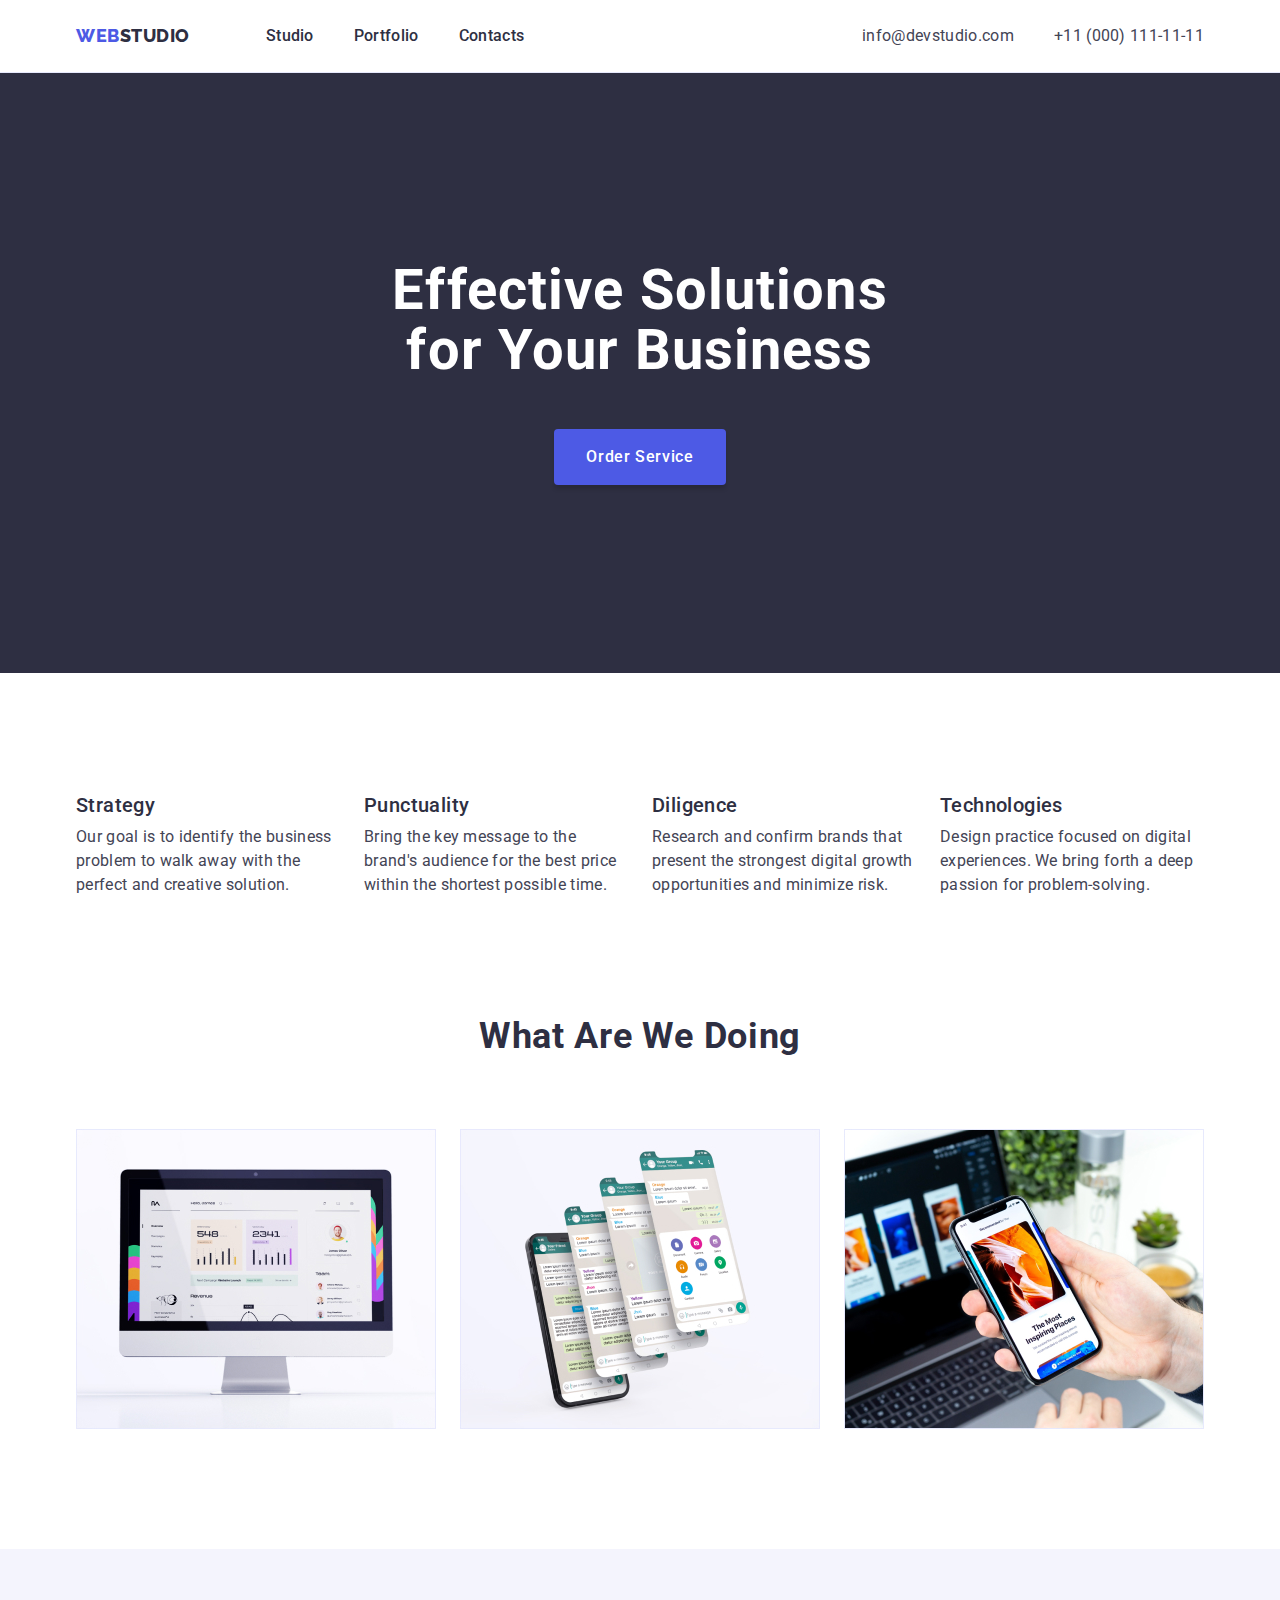
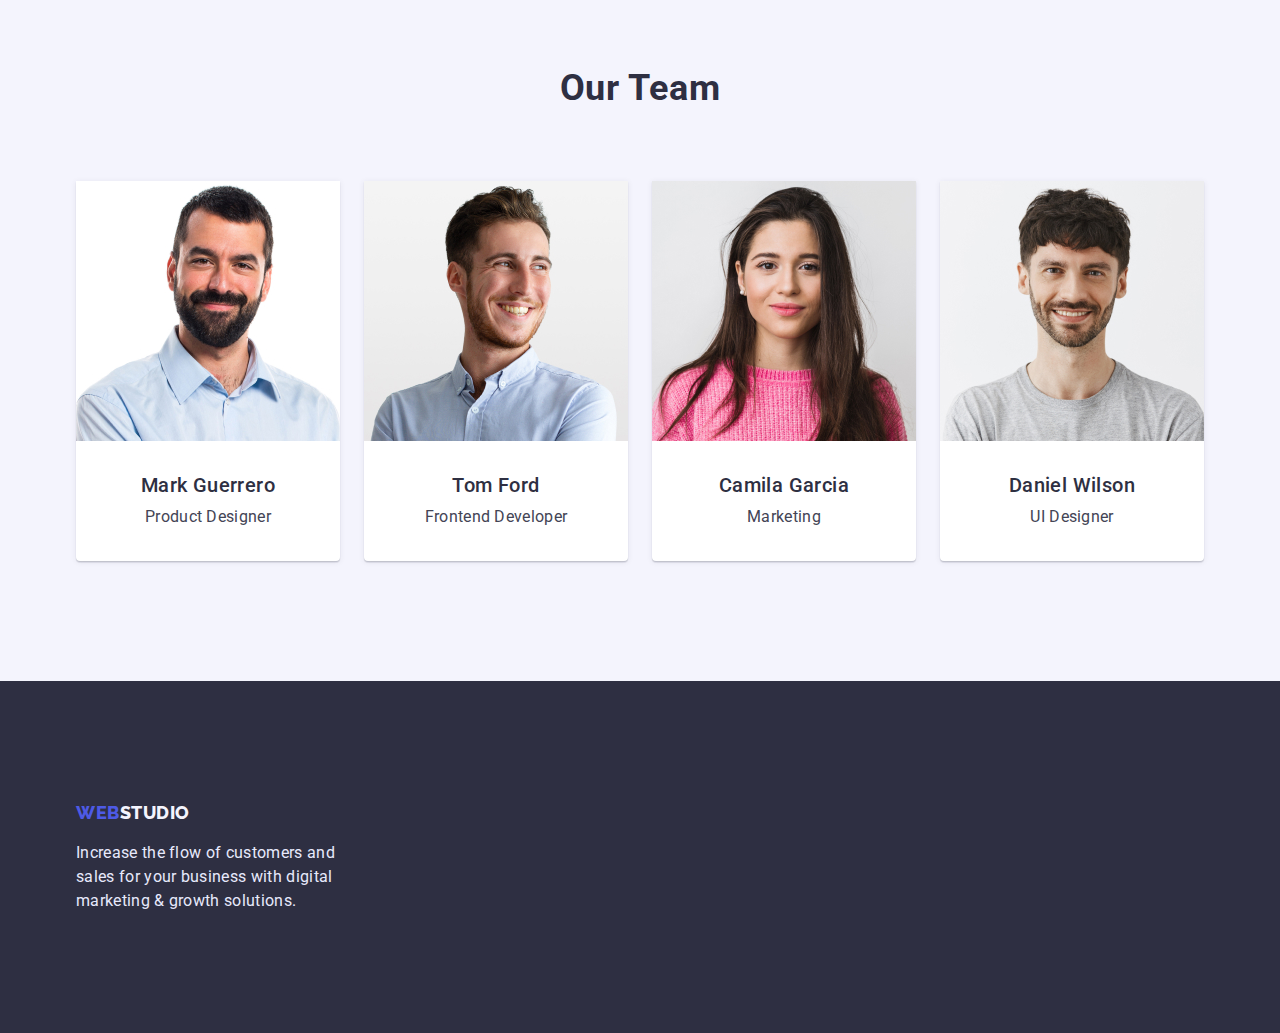
<file: index.html>
<!DOCTYPE html>
<html lang="en">
  <head>
    <meta charset="UTF-8" />
    <meta http-equiv="X-UA-Compatible" content="IE=edge" />
    <meta name="viewport" content="width=device-width, initial-scale=1.0" />
    <title>WebStudio</title>

    <link rel="preconnect" href="https://fonts.googleapis.com" />
    <link rel="preconnect" href="https://fonts.gstatic.com" crossorigin />
    <link
      href="https://fonts.googleapis.com/css2?family=Raleway:wght@800&family=Roboto:wght@400;500;700;900&display=swap"
      rel="stylesheet"
    />
    <link
      rel="stylesheet"
      href="https://cdnjs.cloudflare.com/ajax/libs/modern-normalize/1.1.0/modern-normalize.min.css"
    />
    <link rel="stylesheet" href="./css/styles.css" />
  </head>
  <body>
    <!-- Шапка -->
    <header class="header">
      <div class="container header-main">
        
          <nav class="nav-box">
            <a href="./index.html" class="header-logo link"
              >Web<span class="logo-item-studio">Studio</span></a
            >
    
            <ul class="nav-list list">
              <li class="nav-list-item">
                <a href="./index.html" class="nav-item link">Studio</a>
              </li>
              <li class="nav-list-item">
                <a href="./portfolio.html" class="nav-item link">Portfolio</a>
              </li>
              <li class="nav-list-item">
                <a href="" class="nav-item link">Contacts</a>
              </li>
            </ul>
          </nav>
       
        
      <!-- Контактна інформація -->
      <address class="address">
        <ul class="address-list list">
          <li class="address-item">
            <a href="mailto:info@devstudio.com" class="address-mail link"
              >info@devstudio.com</a
            >
          </li>
          <li class="address-item">
            <a href="tel:+110001111111" class="address-mail link"
              >+11 (000) 111-11-11</a
            >
          </li>
        </ul>
      </address>
    </div>
    </header>
    <!-- Main information -->
    <main>
      <!-- Hero image -->
      
      <section class="hero section">
        <div class="container hero-box">
        <h1 class="hero-title">Effective Solutions for Your Business</h1>
        <button type="button" class="hero-btn">Order Service</button>
      
      </section>
    

      <!-- Цінності компанії -->
      <section class="values section">
        <div class="container">
        <h2 class="values-title">Company features</h2>
        <ul class="values-list list">
          <li class="values-item">
            <h3 class="values-item-title secondary-title">Strategy</h3>
            <p class="values-item-text">
              Our goal is to identify the business problem to walk away with the
              perfect and creative solution.
            </p>
          </li>
          <li class="values-item">
            <h3 class="values-item-title secondary-title">Punctuality</h3>
            <p class="values-item-text">
              Bring the key message to the brand's audience for the best price
              within the shortest possible time.
            </p>
          </li>
          <li class="values-item">
            <h3 class="values-item-title secondary-title">Diligence</h3>
            <p class="values-item-text">
              Research and confirm brands that present the strongest digital
              growth opportunities and minimize risk.
            </p>
          </li>
          <li class="values-item">
            <h3 class="values-item-title secondary-title">Technologies</h3>
            <p class="values-item-text">
              Design practice focused on digital experiences. We bring forth a
              deep passion for problem-solving.
            </p>
          </li>
        </ul>
      </div>
      </section>
      <!-- Робота компанії -->
      <section class="work section">
        <div class="container">
        <h2 class="work-title primary-title">What are we doing</h2>
        <ul class="work-list list">
          <li class="work-item">
            <img src="./images/img1.jpg" alt="Десктопні додатки" width="360" />
          </li>
          <li class="work-item">
            <img src="./images/img2.jpg" alt="Мобільні додатки" width="360" />
          </li>
          <li class="work-item">
            <img
              src="./images/img3.jpg"
              alt="Комбіновані додатки"
              width="360"
            />
          </li>
        </ul>
      </div>
      </section>
      <!-- Працівники компанії -->
      <section class="team section">
        <div class="container">
        <h2 class="team-title primary-title">Our Team</h2>
        <ul class="team-list list">
          <li class="team-item">
            <img src="./images/Mark.jpg" alt="Mark Guerrero" width="264" />
            <div class="team-card">
            <h3 class="team-card-title">Mark Guerrero</h3>
            <p class="team-card-text">Product Designer</p>
          </div>
          </li>
          <li class="team-item">
            <img src="./images/Tom.jpg" alt="Tom Ford" width="264" />
            <div class="team-card">
            <h3 class="team-card-title">Tom Ford</h3>
            <p class="team-card-text">Frontend Developer</p>
          </div>
          </li>
          <li class="team-item">
            <img src="./images/Camila.jpg" alt="Camila Garcia" width="264" />
            <div class="team-card">
            <h3 class="team-card-title">Camila Garcia</h3>
            <p class="team-card-text">Marketing</p>
          </div>
          </li>
          <li class="team-item">
            <img src="./images/Daniel.jpg" alt="Daniel Wilson" width="264" />
            <div class="team-card">
            <h3 class="team-card-title">Daniel Wilson</h3>
            <p class="team-card-text">UI Designer</p>
          </div>
          </li>
        </ul>
      </div>
      </section>
    </main>
    <!-- Footer -->
    <footer class="footer">
      <div class="container footer-box">
      <a href="./index.html" class="header-logo link footer-logo"
        >Web<span class="logo-footer-studio">Studio</span></a
      >

      <p class="footer-text">
        Increase the flow of customers and sales for your business with digital
        marketing & growth solutions.
      </p>
    </div>
    </footer>
  </body>
</html>
</file>
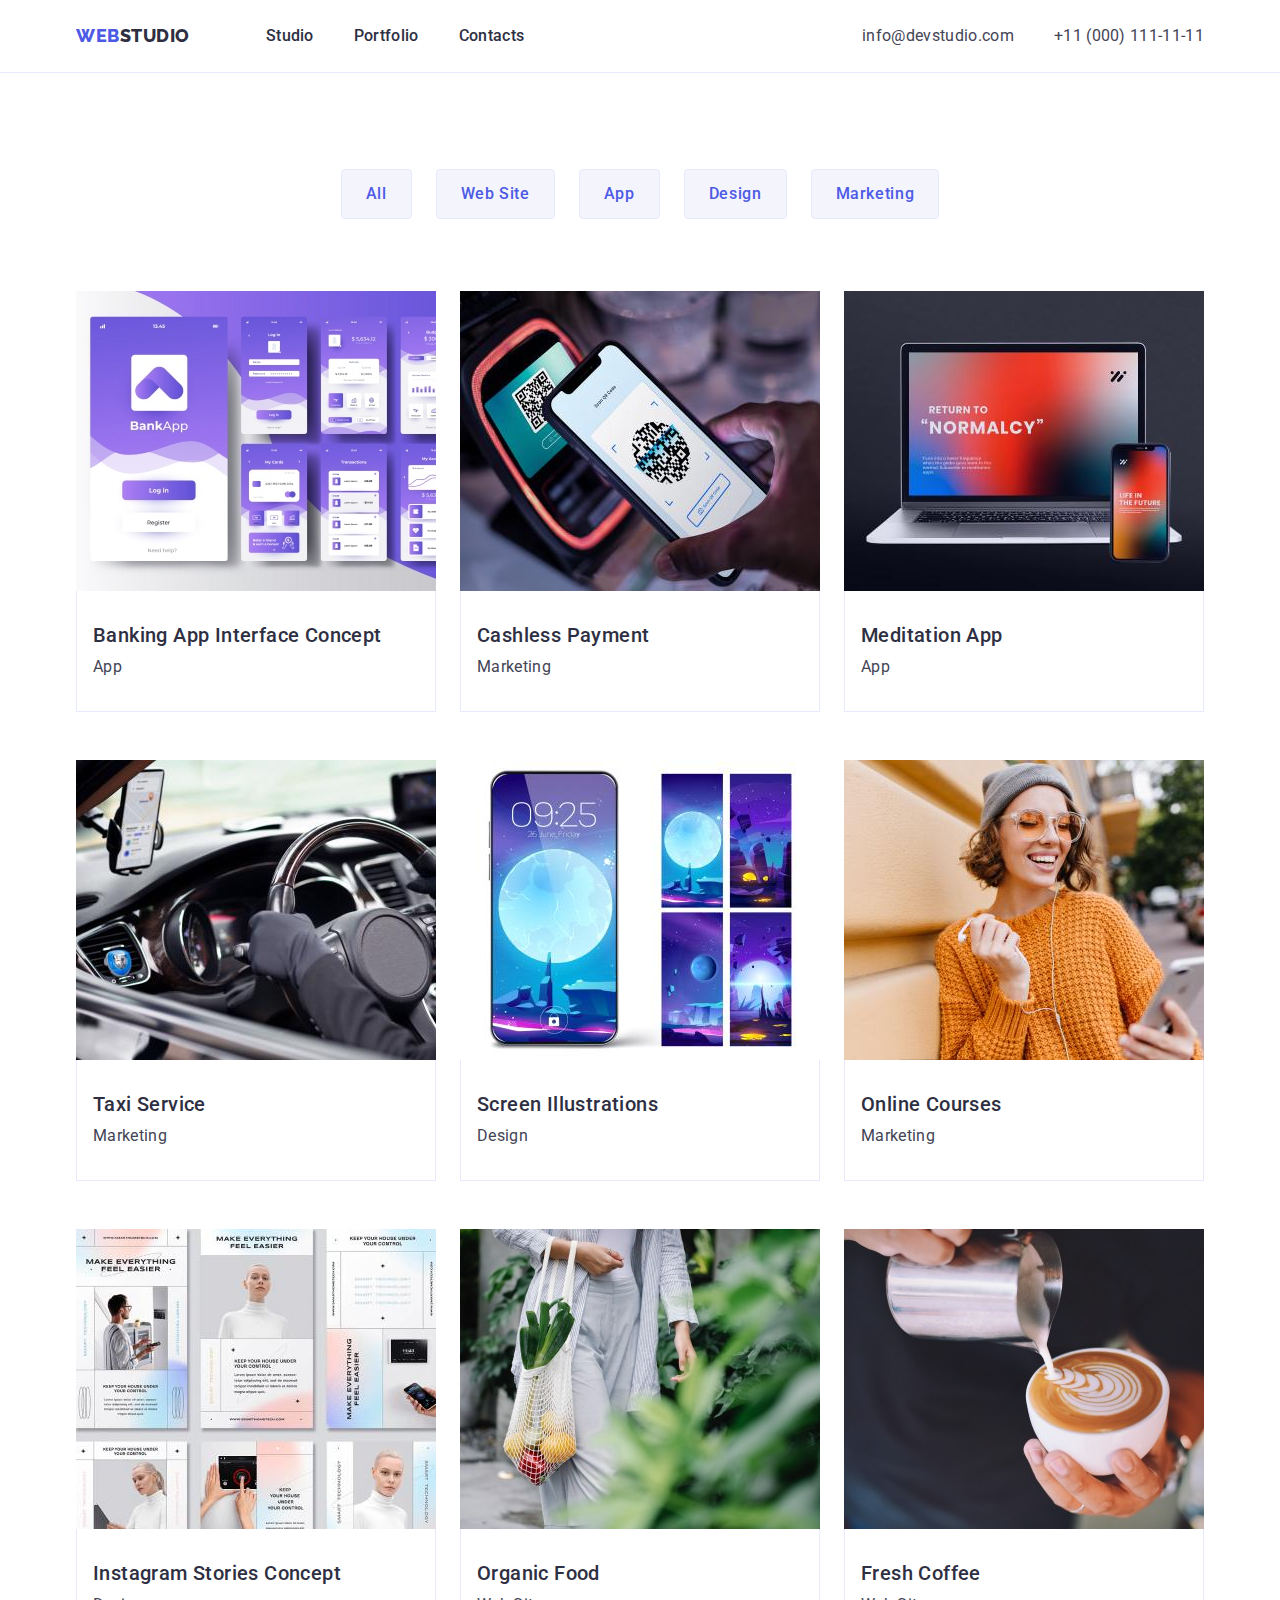
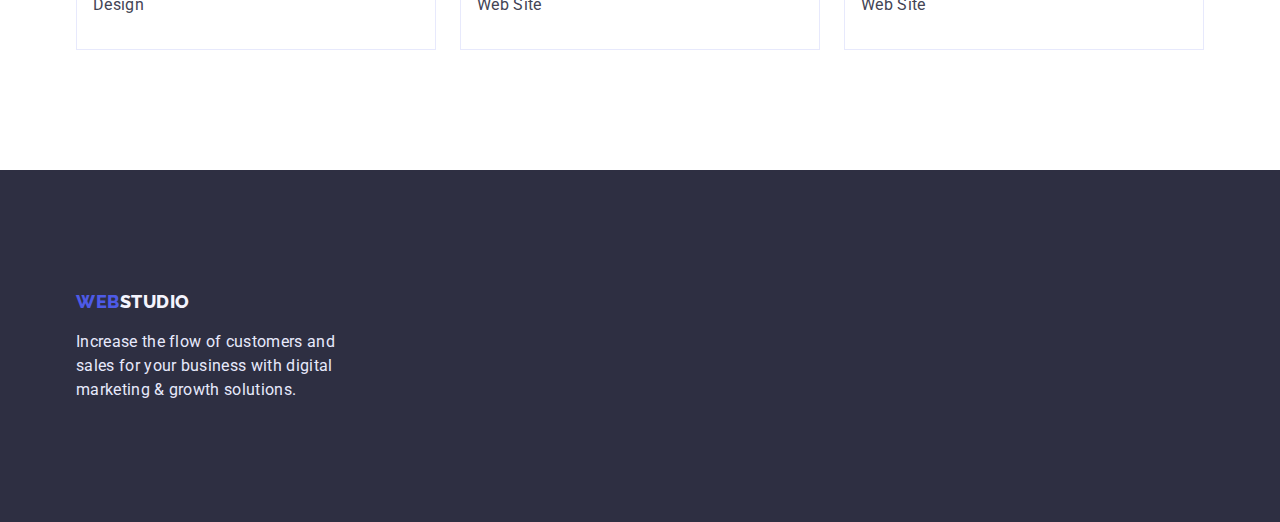
<file: portfolio.html>
<!DOCTYPE html>
<html lang="en">
  <head>
    <meta charset="UTF-8" />
    <meta http-equiv="X-UA-Compatible" content="IE=edge" />
    <meta name="viewport" content="width=device-width, initial-scale=1.0" />
    <title>Portfolio</title>

    <link rel="preconnect" href="https://fonts.googleapis.com" />
    <link rel="preconnect" href="https://fonts.gstatic.com" crossorigin />
    <link
      href="https://fonts.googleapis.com/css2?family=Raleway:wght@800&family=Roboto:wght@400;500;700;900&display=swap"
      rel="stylesheet"
    />
    <link rel="stylesheet" href="https://cdnjs.cloudflare.com/ajax/libs/modern-normalize/1.1.0/modern-normalize.min.css">
    <link rel="stylesheet" href="./css/styles.css" />
  </head>
  <body>
    <!-- Шапка -->
    <header class="header header-box">
      <div class="container header-main">
        
          <nav class="nav-box">
            <a href="./index.html" class="header-logo link"
              >Web<span class="logo-item-studio">Studio</span></a
            >
    
            <ul class="nav-list list">
              <li class="nav-list-item">
                <a href="./index.html" class="nav-item link">Studio</a>
              </li>
              <li class="nav-list-item">
                <a href="./portfolio.html" class="nav-item link">Portfolio</a>
              </li>
              <li class="nav-list-item">
                <a href="" class="nav-item link">Contacts</a>
              </li>
            </ul>
          </nav>
       
        
      <!-- Контактна інформація -->
      <address class="address">
        <ul class="address-list list">
          <li class="address-item">
            <a href="mailto:info@devstudio.com" class="address-mail link"
              >info@devstudio.com</a
            >
          </li>
          <li class="address-item">
            <a href="tel:+110001111111" class="address-mail link"
              >+11 (000) 111-11-11</a
            >
          </li>
        </ul>
      </address>
    </div>
    </header>
    <!-- main -->
    <main>
      <section class="portfolio-section section">
        <h1 hidden class="values-title">Our work</h1>
        <!-- list battons -->
        <div class="container">
          <ul class="portfolio-btn-list list">
            <li class="portfolio-btn-item">
              <button type="button" class="portfolio-btn">All</button>
            </li>
  
            <li class="portfolio-btn-item">
              <button type="button" class="portfolio-btn">Web Site</button>
            </li>
            <li class="portfolio-btn-item">
              <button type="button" class="portfolio-btn">App</button>
            </li>
            <li class="portfolio-btn-item">
              <button type="button" class="portfolio-btn">Design</button>
            </li>
            <li class="portfolio-btn-item">
              <button type="button" class="portfolio-btn">Marketing</button>
            </li>
          </ul>
        
        <!-- list links -->
        <ul class="projects-list list">
          <li class="projects-list-item">
            <a href="#" class="projects-list-link link"
              ><img
                src="./images-portfolio/image-bankingapp.jpg"
                alt="link our work"
                width="360"
                height="300"
              />
              <div class="project-item-text">
                <h2 class="project-link-title">Banking App Interface Concept</h2>
              <p class="projects-link-text">App</p>
              </div>
              
            </a>
          </li>
          <li class="projects-list-item">
            <a href="#" class="projects-list-link link"
              ><img
                src="./images-portfolio/image2.jpg"
                alt="link our work"
                width="360"
                height="300"
              />
              <div class="project-item-text">
              <h2 class="project-link-title">Cashless Payment</h2>
              <p class="projects-link-text">Marketing</p>
            </div>
            </a>
          </li>
          <li class="projects-list-item">
            <a href="#" class="projects-list-link link"
              ><img
                src="./images-portfolio/image3.jpg"
                alt="link our work"
                width="360"
                height="300"
              />
              <div class="project-item-text">
              <h2 class="project-link-title">Meditation App</h2>
              <p class="projects-link-text">App</p>
            </div>
            </a>
          </li>
          <li class="projects-list-item">
            <a href="#" class="projects-list-link link"
              ><img
                src="./images-portfolio/image4.jpg"
                alt="link our work"
                width="360"
                height="300"
              />
              <div class="project-item-text">
              <h2 class="project-link-title">Taxi Service</h2>
              <p class="projects-link-text">Marketing</p>
            </div>
            </a>
          </li>
          <li class="projects-list-item">
            <a href="#" class="projects-list-link link"
              ><img
                src="./images-portfolio/image5.jpg"
                alt="link our work"
                width="360"
                height="300"
              />
              <div class="project-item-text">
              <h2 class="project-link-title">Screen Illustrations</h2>
              <p class="projects-link-text">Design</p>
            </div>
            </a>
          </li>
          <li class="projects-list-item">
            <a href="#" class="projects-list-link link"
              ><img
                src="./images-portfolio/image6.jpg"
                alt="link our work"
                width="360"
                height="300"
              />
              <div class="project-item-text">
              <h2 class="project-link-title">Online Courses</h2>
              <p class="projects-link-text">Marketing</p>
            </div>
            </a>
          </li>
          <li class="projects-list-item">
            <a href="#" class="projects-list-link link"
              ><img
                src="./images-portfolio/image7.jpg"
                alt="link our work"
                width="360"
                height="300"
              />
              <div class="project-item-text">
              <h2 class="project-link-title">Instagram Stories Concept</h2>
              <p class="projects-link-text">Design</p>
            </div>
            </a>
          </li>
          <li class="projects-list-item">
            <a href="#" class="projects-list-link link"
              ><img
                src="./images-portfolio/image8.jpg"
                alt="link our work"
                width="360"
                height="300"
              />
              <div class="project-item-text">
              <h2 class="project-link-title">Organic Food</h2>
              <p class="projects-link-text">Web Site</p>
            </div>
            </a>
          </li>
          <li class="projects-list-item">
            <a href="#" class="projects-list-link link"
              ><img
                src="./images-portfolio/image9.jpg"
                alt="link our work"
                width="360"
                height="300"
              />
              <div class="project-item-text">
              <h2 class="project-link-title">Fresh Coffee</h2>
              <p class="projects-link-text">Web Site</p>
            </div>
            </a>
          </li>
        </ul>
      </div>
      </section>
    </main>

    <!-- Footer -->
    <footer class="footer">
      <div class="container footer-box">
      <a href="./index.html" class="header-logo link footer-logo"
        >Web<span class="logo-footer-studio">Studio</span></a
      >

      <p class="footer-text">
        Increase the flow of customers and sales for your business with digital
        marketing & growth solutions.
      </p>
    </div>
    </footer>
  </body>
</html>
</file>
<file: css/styles.css>
:root {
  --text-color: #434455;
  --dark-text: #2e2f42;
  --primary-brand: #4d5ae5;
  --accent-text: #e7e9fc;
  --presed-state: #404bbf;
  --success-text: #31d0aa;
  --subtle-text: #8e8f99;
  --light-text: #f4f4fd;
  --modal-overlay: rgba(46, 47, 66, 0.4);
  --hero-background: rgba(46, 47, 66, 0.7);
}

p,
h1,
h2,
h3,
h4,
h5,
h6 {
  margin: auto;
}

ul {
  padding-left: 0;
  margin: 0;
}

/* Body */
body {
  font-family: "Roboto", sans-serif;
  font-size: 16px;
  color: var(--text-color);
  background-color: #ffffff;
}

.section {
  padding-top: 120px;
  padding-bottom: 120px;
}

.list {
  list-style: none;
}
.link {
  text-decoration: none;
}

.container {
  width: 1158px;
  padding-right: 15px;
  padding-left: 15px;
  
  margin-right: auto;
  margin-left: auto;
}

/* Header */

.header {
  padding-top: 24px;
  padding-bottom: 24px;
  border-bottom: 1px solid var(--accent-text);
}

.header-main {
  display: flex;
 
  align-items: center;
}

.nav-box {
  display: flex;
}

/* logo */
.header-logo {
  margin-right: 76px;

  font-family: "Raleway", sans-serif;
  font-style: normal;
  font-weight: 800;
  font-size: 18px;
  line-height: 1.33;
  color: var(--primary-brand);
  letter-spacing: 0.03em;
  text-transform: uppercase;
}

.logo-item-studio {
  color: var(--dark-text);
}

/* nav */
.nav-list {
  display: flex;
}

.nav-list-item:not(:last-child) {
  margin-right: 40px;
}

.nav-item {
  color: var(--dark-text);
  font-style: normal;
  font-weight: 500;

  line-height: 1.5;
  letter-spacing: 0.02em;
}
.nav-item:hover,
.nav-item:focus {
  color: var(--presed-state);
}
/* Contact information */
.address {
  margin-left: auto;

  font-style: normal;
}
.address-list {
  display: flex;
}

.address-item:not(:last-child) {
  margin-right: 40px;
}

.address-mail {
  color: var(--text-color);
  font-size: 16px;
  line-height: 1.5;
  letter-spacing: 0.02em;
}
.address-mail:hover,
.address-mail:focus {
  color: var(--presed-state);
}
.address-tel {
  color: var(--text-color);
  font-size: 16px;
  line-height: 1.5;
  letter-spacing: 0.02em;
}
.address-tel:hover,
.address-tel:focus {
  color: var(--presed-state);
}

/* Start Index.html main */

/* Hero page */
.hero {
  padding-bottom: 188px;
  padding-top: 188px;
  text-align: center;
  background-color: var(--dark-text);
}

.hero-title {
  width: 496px;
  color: #ffffff;
  font-style: normal;
  font-weight: 700;
  font-size: 56px;
  line-height: 1.07;

  letter-spacing: 0.02em;
  margin-bottom: 48px;
}
.hero-btn {
  padding: 16px 32px;
  border-color: transparent;
  min-width: 169px;

  border: 0;
  border-radius: 4px;
  cursor: pointer;
  box-shadow: 0px 4px 4px rgba(0, 0, 0, 0.15);
  font-size: 16px;
  color: #ffffff;
  font-style: normal;
  font-weight: 500;

  line-height: 1.5;

  letter-spacing: 0.04em;
  background-color: var(--primary-brand);
}
.hero-btn:hover,
.hero-btn:focus {
  background-color: #404bbf;
}
/* values of company (section 1) */

.values-title {
  position: absolute;
  word-spacing: nowrap;
  width: 1px;
  height: 1px;
  overflow: hidden;
  border: 0;
  padding: 0;
  clip: rect(0 0 0 0);
  clip-path: inset(50%);
  margin: -1px;

}

.values-list {
  display: flex;
  gap: 24px;
}

.values-item {

  padding: 0px;
  gap: 8px;
  width: 264px;
}

.values-item-title {
  margin-bottom: 8px;
}

.secondary-title {
  color: var(--dark-text);
  font-style: normal;
  font-weight: 500;
  font-size: 20px;
  line-height: 1.2;
  letter-spacing: 0.02em;
}

.values-item-text {
  line-height: 1.5;
  letter-spacing: 0.02em;
}
/* Work section 2 */
.work {
  padding-top: 0;
}

.work-title {
  margin-bottom: 72px;
}

.primary-title {
  color: var(--dark-text);
  font-style: normal;
  font-weight: 700;
  font-size: 36px;
  line-height: 1.11;
  text-align: center;
  letter-spacing: 0.02em;
  text-transform: capitalize;
}
img {
  display: block;
}

.work-list {
  display: flex;
  padding: 0;
}

.work-item:not(:last-child) {
  margin-right: 24px;
}
/* Our Team */
.team {
  background-color: var(--light-text);
}

.team-title {
  margin-bottom: 72px;
}

.team-list {
  display: flex;
}

.team-item {
  background-color: #ffffff;
  flex-direction: column;
  justify-content: center;
  align-items: center;
 
  gap: 32px;
  box-shadow: 0px 1px 6px rgba(46, 47, 66, 0.08),
    0px 1px 1px rgba(46, 47, 66, 0.16), 0px 2px 1px rgba(46, 47, 66, 0.08);
  border-radius: 0px 0px 4px 4px;
}

.team-item:not(:last-child) {
  margin-right: 24px;
}

.team-card {
padding-top: 32px;
padding-bottom: 32px;
}

.team-card-title {
  color: var(--dark-text);
  font-style: normal;
  font-weight: 500;
  font-size: 20px;
  line-height: 1.2;
  text-align: center;
  letter-spacing: 0.02em;
  margin-bottom: 8px;
  
}
.team-card-text {
  line-height: 1.5;
  text-align: center;
  letter-spacing: 0.02em;
}
/* Finish Index.html main */

/* Footer */
.footer {
  background-color: #2e2f42;
  padding-top: 120px;
  padding-bottom: 120px;
}
.footer-box {
  flex-direction: row;
}

.footer-logo {
  margin: 0;
}

.footer-text {
  margin: 16px 0 0 0;
  width: 264px;

  color: var(--accent-text);
  line-height: 1.5;
  letter-spacing: 0.02em;
}
.logo-footer-studio {
  line-height: 1.17;
  color: var(--light-text);
}

/* Portfolio */

/* Main */
.portfolio-section {
  padding-top: 96px;
}
/* Buttons list */

.portfolio-btn-list {
  display: flex;
flex-direction: row;

justify-content: center;
padding: 0px;
gap: 24px;




}

.portfolio-btn {
  padding: 12px 24px;
  min-width: 69px;
  background-color: var(--light-text);
  color: var(--primary-brand);
  font-family: "Roboto", sans-serif;
  font-style: normal;
  font-weight: 500;
  font-size: 16px;
  line-height: 1.5;

  text-align: center;
  letter-spacing: 0.04em;
  cursor: pointer;

  border: 1px solid var(--accent-text);
  
border-radius: 4px;

}
.portfolio-btn:hover,
.portfolio-btn:focus {
  background-color: var(--presed-state);
  color: #ffffff;
  border-color: transparent;
  box-shadow: 0px 3px 1px rgba(0, 0, 0, 0.1), 0px 2px 1px rgba(0, 0, 0, 0.08), 0px 2px 2px rgba(0, 0, 0, 0.12);
}

/* examples works */
.projects-list {
  display: flex;
  flex-wrap: wrap;
  
  gap: 48px 24px;
  margin-top: 72px;
}
 .project-list-item {
  width: calc((100% - 24px * 2) / 3);
 }

.project-link-title {
  color: var(--dark-text);
  font-family: "Roboto";
  font-style: normal;
  font-weight: 500;
  font-size: 20px;
  line-height: 1.2;
  letter-spacing: 0.02em;

  margin-bottom: 8px;
}

.projects-link-text {
  color: var(--text-color);
  line-height: 1.5;
  letter-spacing: 0.02em;

}
.project-item-text {

padding: 32px 16px;

border: 1px solid #E7E9FC;
border-top: none;

}
</file>
